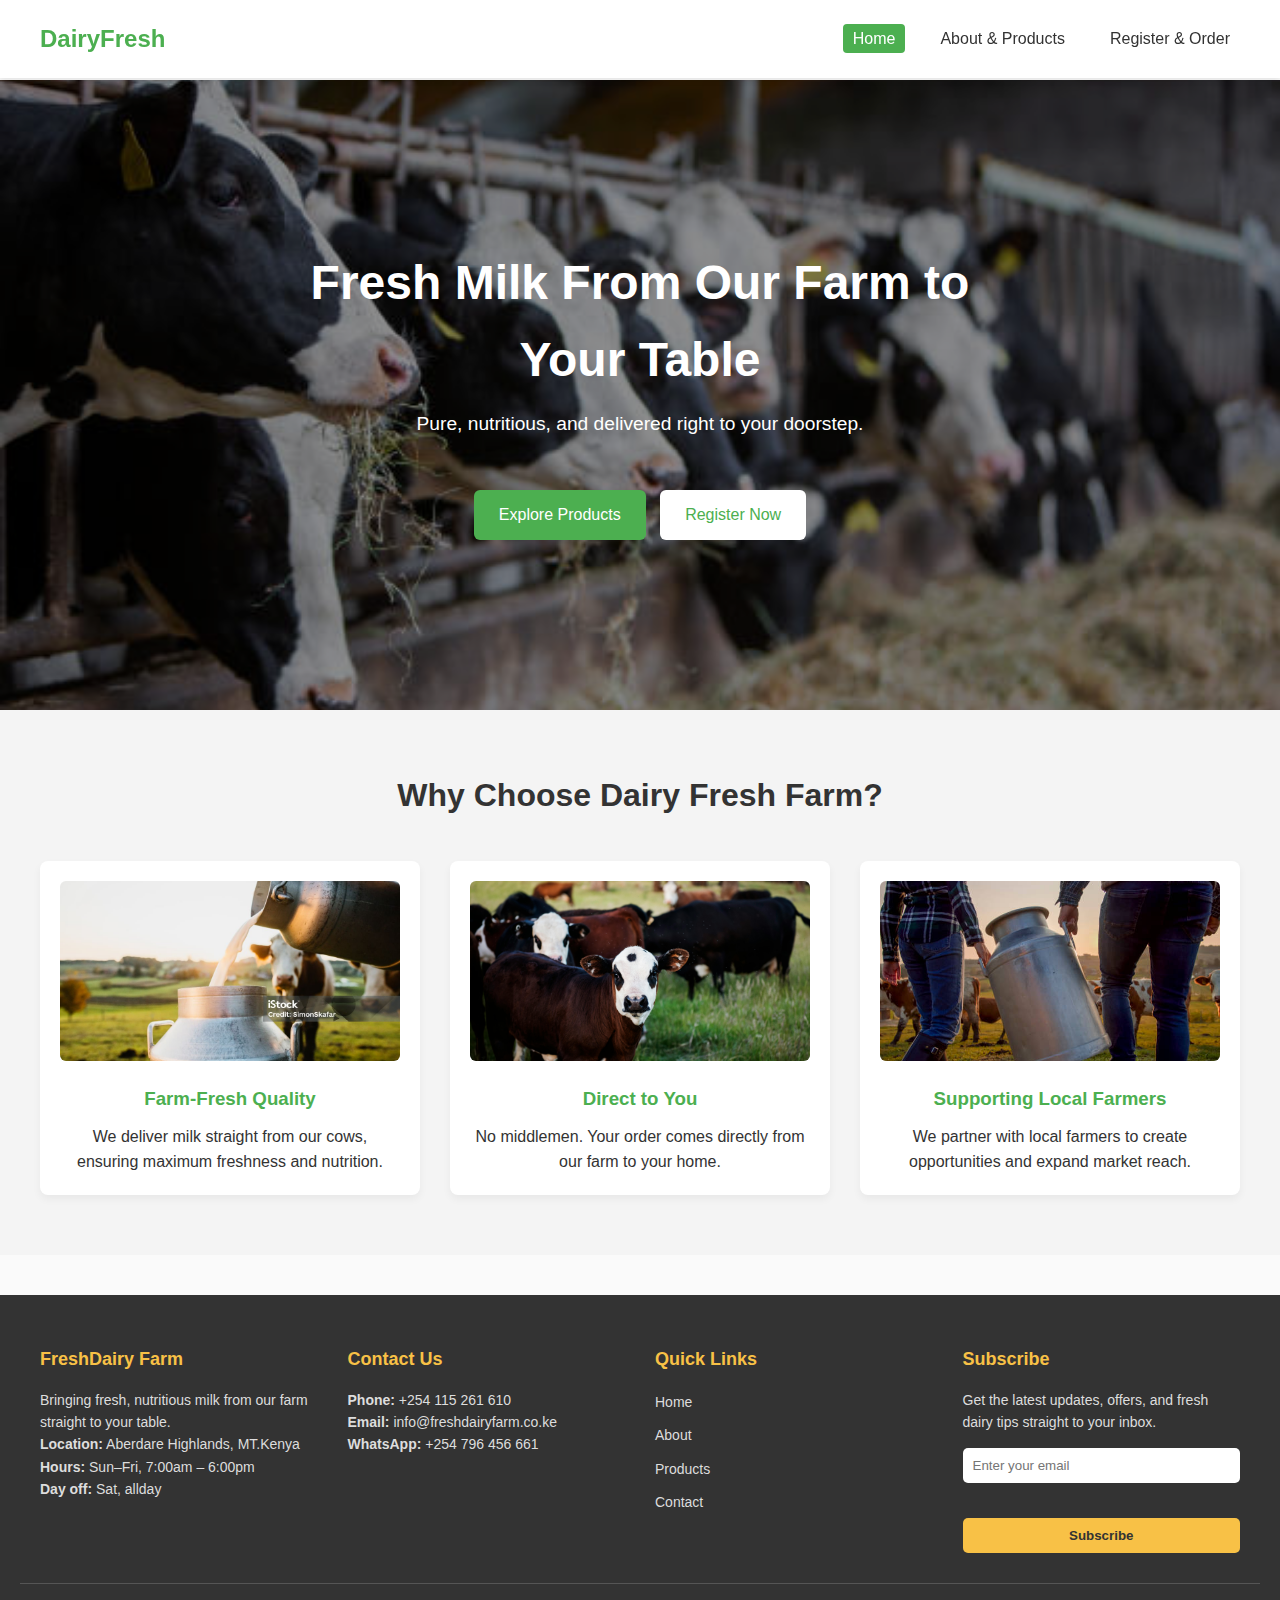
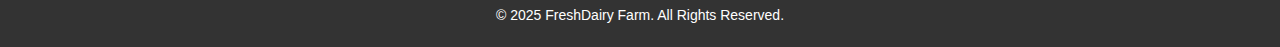
<file: index.html>
<!DOCTYPE html>
<html lang="en">
    <head>
        <meta charset="UTF-8">
        <meta name="viewport" content="width=device-width,initial-scale=1.0">
        <title>🏡Dairy Fresh Farm | Home</title>
        <link rel="stylesheet" href="css/style.css">    </head>
    <body>
          <!-- ===== NAVIGATION ===== -->
        <header>
          <nav class="navbar">
            <a href="index.html" class="logo">DairyFresh</a>
           <button class="nav-toggle" aria-label="open menu">&#9776;</button>
              <ul class="nav-links">
               <li><a href="index.html" class="active">Home</a></li>
               <li><a href="about_products.html">About & Products</a></li>
               <li><a href="register.html">Register & Order</a></li>
                </ul>
          </nav>
        </header>
   <!-- ===== HERO SECTION ===== -->
        <section class="hero">
            <div class="hero-content">
                <h1>Fresh Milk From Our Farm to Your Table</h1>
                <p>Pure, nutritious, and delivered right to your doorstep.</p>
            <div class="hero-buttons">
                <br><a href="about_products.html#products" class="btn primary">Explore Products</a>
                <a href="register.html#customer" class="btn secondary">Register Now</a>
            </div>
             </div>
         </section>

           <!-- ===== HIGHLIGHTS ===== -->
  <section class="highlights">
    <h2>Why Choose Dairy Fresh Farm?</h2>
    <div class="highlight-grid">
      <div class="highlight-card">
        <img src="images/milk.jpg" alt="Fresh Milk" width="1000" height="500">
        <h3>Farm-Fresh Quality</h3>
        <p>We deliver milk straight from our cows, ensuring maximum freshness and nutrition.</p>
      </div>
      <div class="highlight-card">
        <img src="images/dairycows.jpg" alt="Delivery">
        <h3>Direct to You</h3>
        <p>No middlemen. Your order comes directly from our farm to your home.</p>
      </div>
      <div class="highlight-card">
        <img src="images/farmers.jpg" alt="Farmers">
        <h3>Supporting Local Farmers</h3>
        <p>We partner with local farmers to create opportunities and expand market reach.</p>
      </div>
    </div>
  </section>



  <!-- ===== FOOTER ===== -->
<footer>
  <div class="footer-container">
    <!-- Company Info -->
    <div class="footer-section">
      <h3>FreshDairy Farm</h3>
      <p>Bringing fresh, nutritious milk from our farm straight to your table.</p>
      <p><strong>Location:</strong> Aberdare Highlands, MT.Kenya</p>
      <p><strong>Hours:</strong> Sun–Fri, 7:00am – 6:00pm</p>
      <p><strong>Day off:</strong> Sat, allday</p>
    </div>

    <!-- Contact -->
    <div class="footer-section">
      <h3>Contact Us</h3>
      <p><strong>Phone:</strong> +254 115 261 610</p>
      <p><strong>Email:</strong> info@freshdairyfarm.co.ke</p>
      <p><strong>WhatsApp:</strong> +254 796 456 661</p>
    </div>

    <!-- Quick Links -->
    <div class="footer-section">
      <h3>Quick Links</h3>
      <ul>
        <li><a href="index.html">Home</a></li>
        <li><a href="about.html">About</a></li>
        <li><a href="products.html">Products</a></li>
        <li><a href="contact.html">Contact</a></li>
      </ul>
    </div>

    <!-- Newsletter -->
    <div class="footer-section newsletter">
      <h3>Subscribe</h3>
      <p>Get the latest updates, offers, and fresh dairy tips straight to your inbox.</p>
      <form class="subscribe-form" action="#" method="POST">
        <input type="email" placeholder="Enter your email" required>
        <button type="submit">Subscribe</button>
      </form>
    </div>
  </div>

  <div class="footer-bottom">
    <p>&copy; 2025 FreshDairy Farm. All Rights Reserved.</p>
  </div>
</footer>


  <script src="js/main.js"></script>
</body>


</html>
</file>
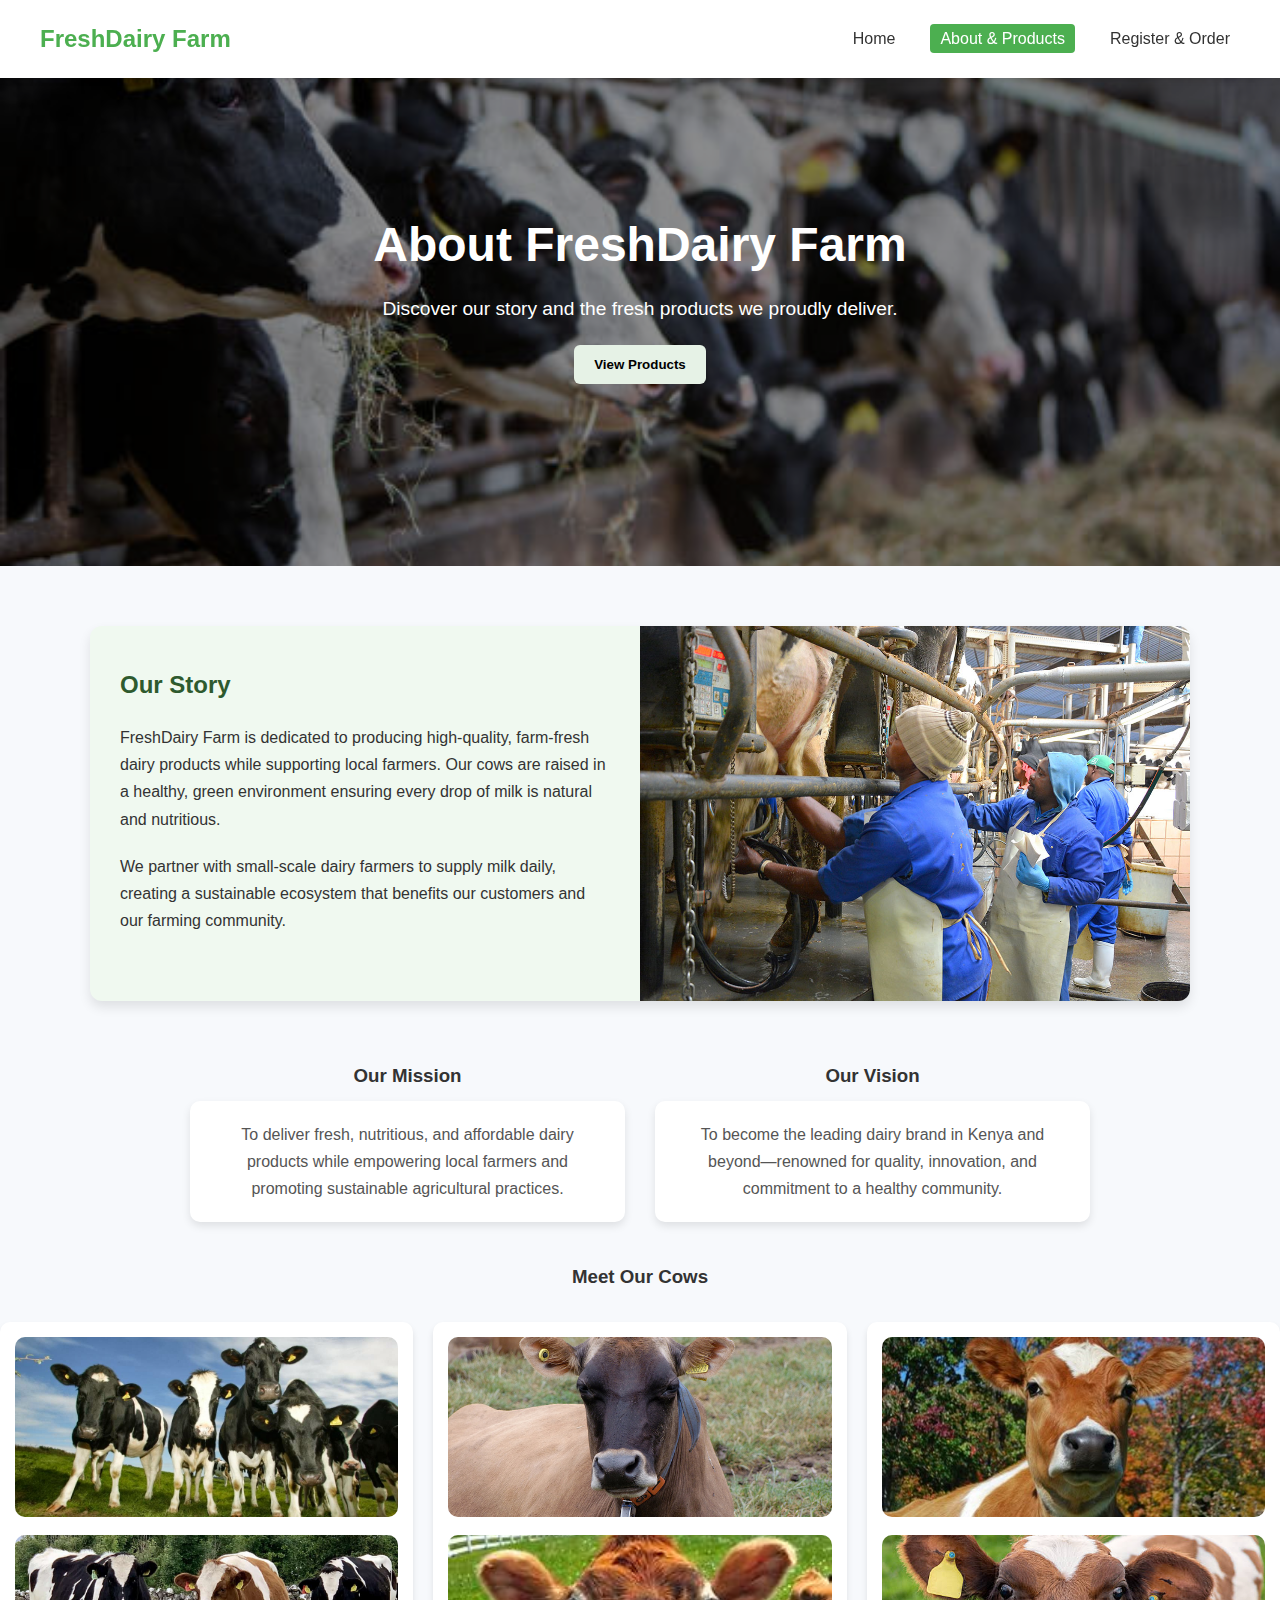
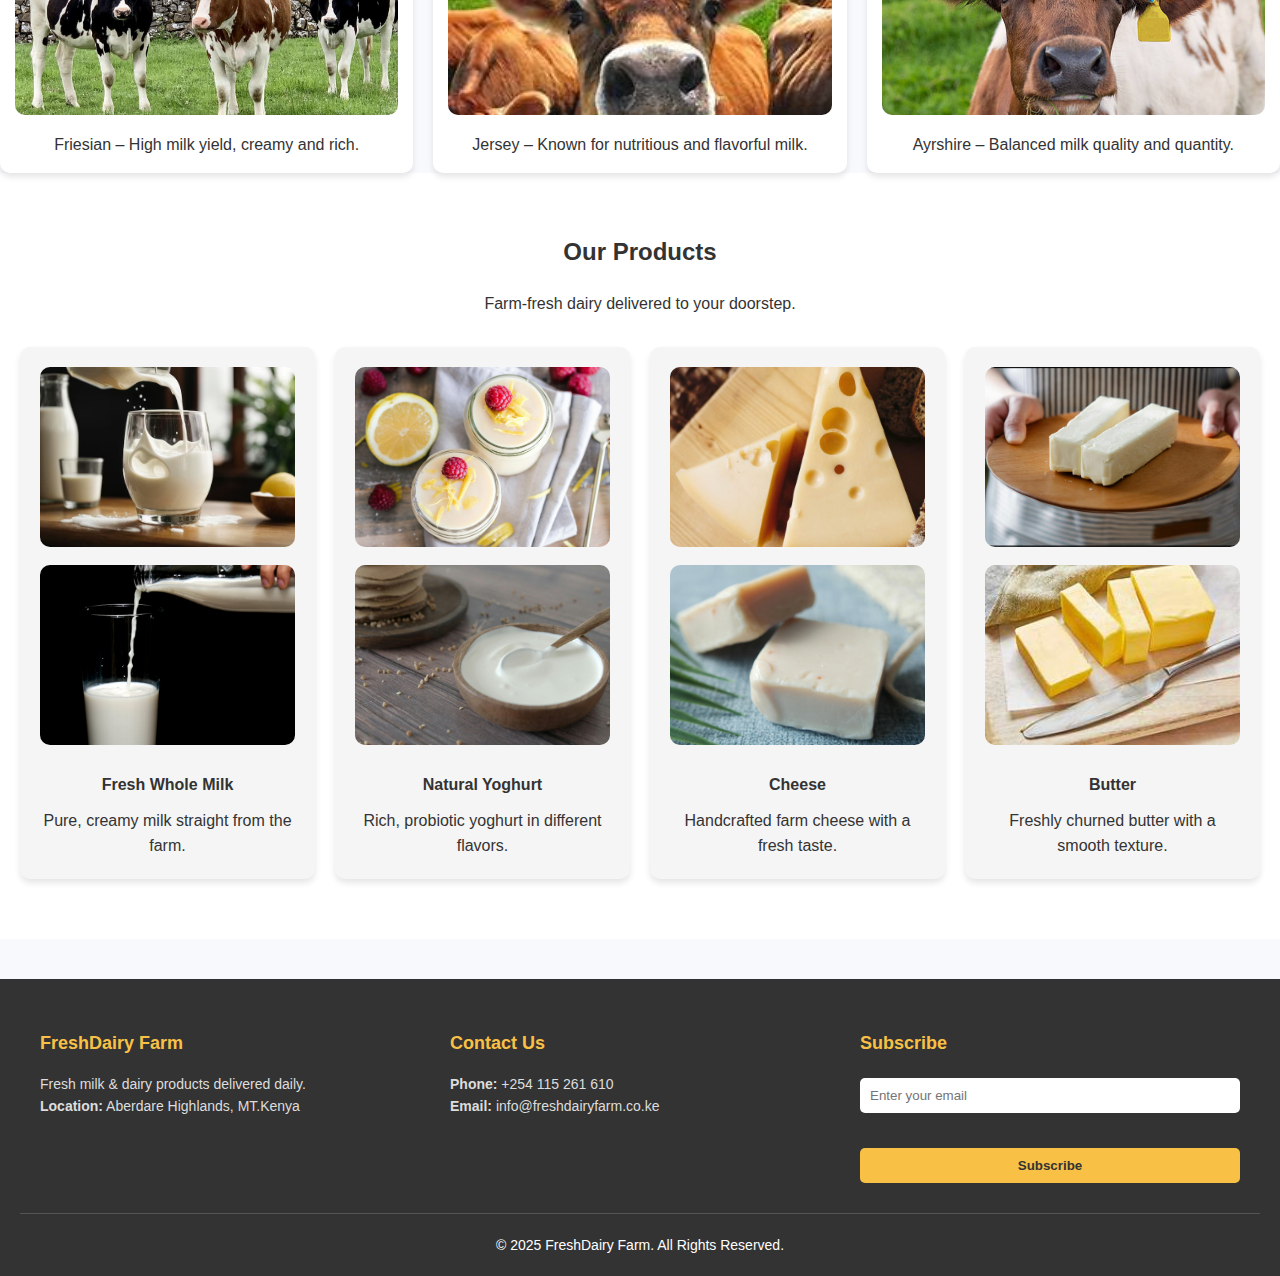
<file: about_products.html>
<!DOCTYPE html>
<html lang="en">
<head>
  <meta charset="UTF-8">
  <meta name="viewport" content="width=device-width, initial-scale=1.0">
  <title>About & Products – FreshDairy Farm</title>
  <link rel="stylesheet" href="css/style.css">
</head>
<br><body class="about-page">

  <!-- Navigation (reuse same navbar from index.html) -->
  <header>
    <nav class="navbar">
      <div class="logo"><a href="index.html">FreshDairy Farm</a></div>
      <button class="nav-toggle" aria-label="open menu">&#9776;</button>
              <ul class="nav-links">
               <li><a href="index.html" >Home</a></li>
               <li><a href="about_products.html" class="active">About & Products</a></li>
               <li><a href="register.html">Register & Order</a></li>
                </ul>
    </nav>
  </header>

  <!-- Hero Banner -->
  <section class="hero about-hero">
    <div class="hero-content">
      <h1>About FreshDairy Farm</h1>
      <p>Discover our story and the fresh products we proudly deliver.</p>
      <button class="btnp" ><a href="#products" class="btn">View Products</a></button>
    </div>
  </section>

  <!-- About Section -->
<section class="our-story">
  <div class="story-content">
    <h2>Our Story</h2>
    <p>
      FreshDairy Farm is dedicated to producing high-quality, farm-fresh dairy products
      while supporting local farmers. Our cows are raised in a healthy, green environment
      ensuring every drop of milk is natural and nutritious.
    </p>
    <p>
      We partner with small-scale dairy farmers to supply milk daily, creating a sustainable
      ecosystem that benefits our customers and our farming community.
    </p>
  </div>

  <div class="story-image">
    <img src="images/farmworkers.jpg" alt="FreshDairy Farm">
  </div>
</section>

       <!-- Mission & Vision -->
    <div class="mission-vision">
      <div class="mission">
        <h3>Our Mission</h3>
        <p>
          To deliver fresh, nutritious, and affordable dairy products while empowering
          local farmers and promoting sustainable agricultural practices.
        </p>
      </div>

      <div class="vision">
        <h3>Our Vision</h3>
        <p>
          To become the leading dairy brand in Kenya and beyond—renowned for quality,
          innovation, and commitment to a healthy community.
        </p>
      </div>
    </div>

      <h3><center>Meet Our Cows</center></h3>
      <div class="cow-gallery">
        <div class="cow-card">
          <img src="images/Fresian.jpg" alt="Friesian Cow">
          <img src="images/Fresians.jpg" alt="Friesian Cow">

          <p>Friesian – High milk yield, creamy and rich.</p>
        </div>
        <div class="cow-card">
          <img src="images/Jerseyscows.jpg" alt="Jersey Cow">
          <img src="images/Jerseycow.jpg" alt="Jersey Cow">
          <p>Jersey – Known for nutritious and flavorful milk.</p>
        </div>
        <div class="cow-card">
          <img src="images/Ayirshirecow.jpg" alt="Ayrshire Cow">
           <img src="images/Ayirshire.jpg" alt="Ayrshire Cow">
          <p>Ayrshire – Balanced milk quality and quantity.</p>
        </div>
      </div>
    </div>
  </section>

  <!-- Products Section -->
  <section id="products" class="products-section">
    <div class="container">
      <h2>Our Products</h2>
      <p><center>Farm-fresh dairy delivered to your doorstep.</center></p>

      <div class="product-gallery">
        <div class="product-card">
          <img src="images/products/glass.jpg" alt="Fresh Milk">
          <img src="images/products/milk.jpeg" alt="Fresh Milk">
          <h4>Fresh Whole Milk</h4>
          <p>Pure, creamy milk straight from the farm.</p>
        </div>
        <div class="product-card">
          <img src="images/products/yoghurt.jpg" alt="Yoghurt">
          <img src="images/products/yoghurt1.jpg" alt="Yoghurt">
          <h4>Natural Yoghurt</h4>
          <p>Rich, probiotic yoghurt in different flavors.</p>
        </div>
        <div class="product-card">
          <img src="images/products/cheese.jpg" alt="Cheese">
          <img src="images/products/cheese1.jpg" alt="Cheese">
          <h4>Cheese</h4>
          <p>Handcrafted farm cheese with a fresh taste.</p>
        </div>
        <div class="product-card">
          <img src="images/products/butter.jpg" alt="Butter">
          <img src="images/products/butter1.jpeg" alt="Butter">
          <h4>Butter</h4>
          <p>Freshly churned butter with a smooth texture.</p>
        </div>
      </div>
    </div>
  </section>

  <!-- Footer (same improved footer) -->
  <footer>
    <div class="footer-container">
      <div class="footer-section">
        <h3>FreshDairy Farm</h3>
        <p>Fresh milk & dairy products delivered daily.</p>
        <p><strong>Location:</strong> Aberdare Highlands, MT.Kenya</p>
      </div>
      <div class="footer-section">
        <h3>Contact Us</h3>
        <p><strong>Phone:</strong> +254 115 261 610</p>
        <p><strong>Email:</strong> info@freshdairyfarm.co.ke</p>
      </div>
      <div class="footer-section newsletter">
        <h3>Subscribe</h3>
        <form class="subscribe-form" action="#" method="POST">
          <input type="email" placeholder="Enter your email" required>
          <button type="submit">Subscribe</button>
        </form>
      </div>
    </div>
    <div class="footer-bottom">
      <p>&copy; 2025 FreshDairy Farm. All Rights Reserved.</p>
    </div>
  </footer>
  <script src="js/main.js"></script>
</body>
</html>
</file>
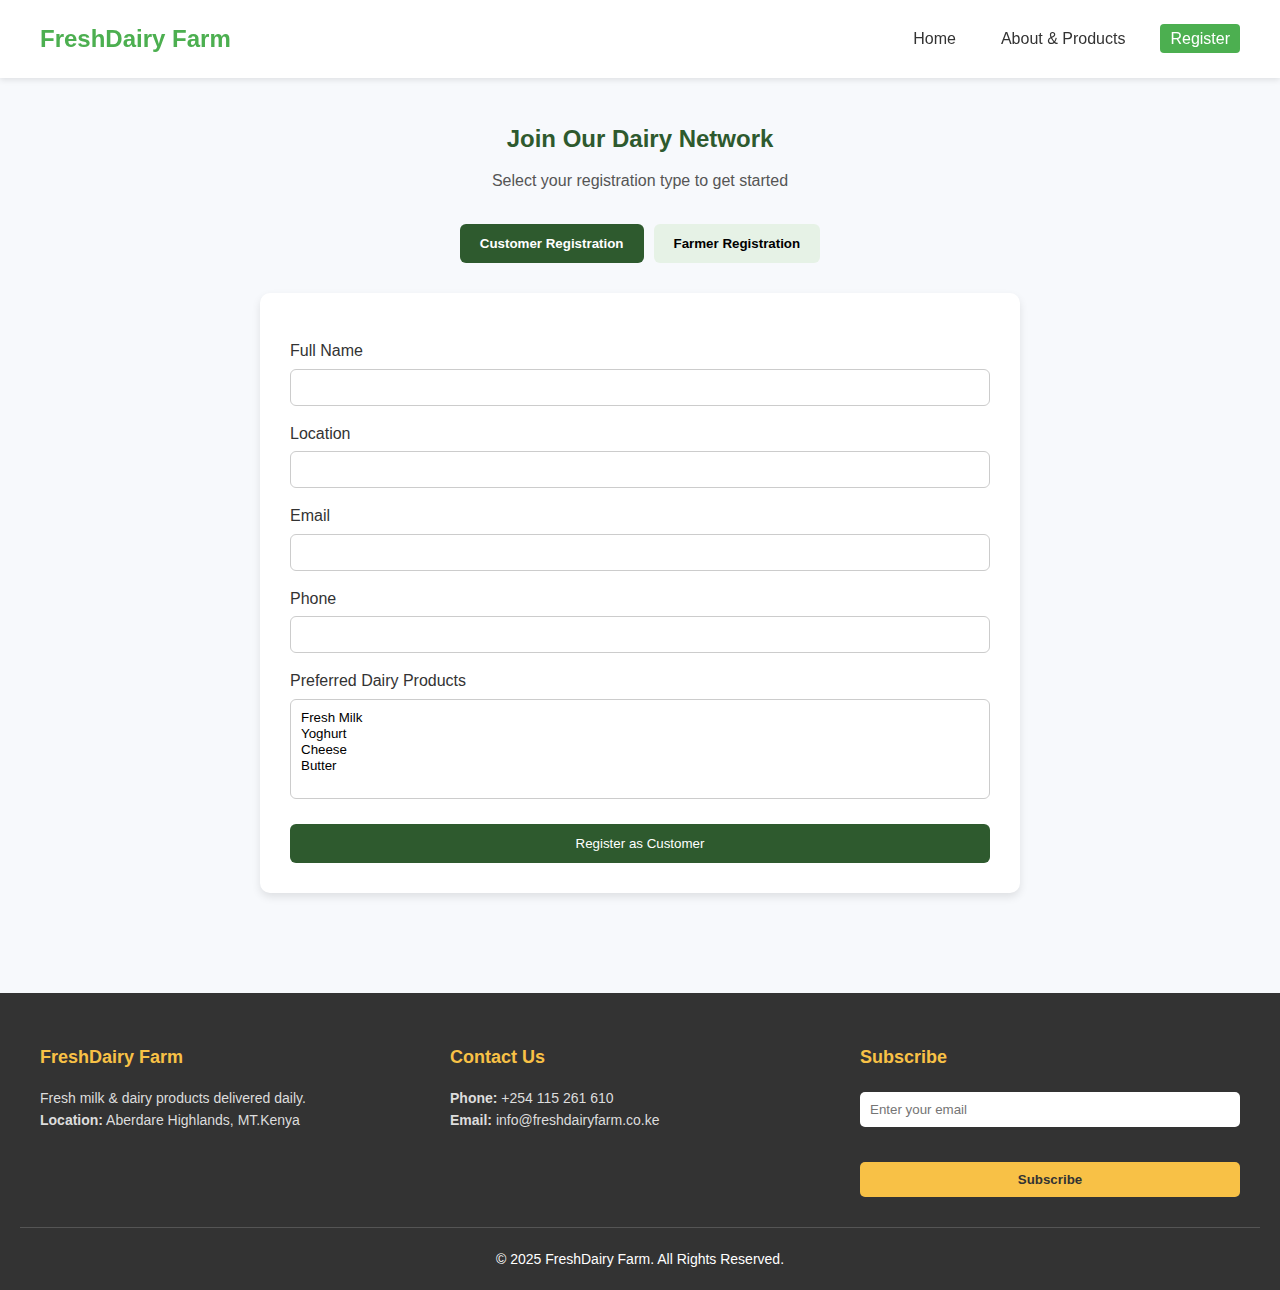
<file: register.html>
<!DOCTYPE html>
<html lang="en">
<head>
  <meta charset="UTF-8">
  <meta name="viewport" content="width=device-width, initial-scale=1.0">
  <title>Register – FreshDairy Farm</title>
  <link rel="stylesheet" href="css/style.css">
</head>
<body class="register-page">

  <!-- Navbar (same as other pages) -->
  <header>
    <nav class="navbar">
      <div class="logo"><a href="index.html">FreshDairy Farm</a></div>
      <ul class="nav-links">
        <li><a href="index.html">Home</a></li>
        <li><a href="about_products.html">About & Products</a></li>
        <li><a href="register.html" class="active">Register</a></li>
      </ul>
    </nav>
  </header>

  <!-- Registration Section -->
  <section class="register-section">
    <div class="container">
      <h2>Join Our Dairy Network</h2>
      <p>Select your registration type to get started</p>

      <!-- Tab Buttons -->
      <div class="tab-buttons">
        <button class="tab-btn active" onclick="openTab(event, 'customer-form')">Customer Registration</button>
        <button class="tab-btn" onclick="openTab(event, 'farmer-form')">Farmer Registration</button>
      </div>

      <!-- Customer Registration Form -->
      <div id="customer-form" class="tab-content active">
        <form>
          <label for="cname">Full Name</label>
          <input type="text" id="cname" name="cname" required>

          <label for="clocation">Location</label>
          <input type="text" id="clocation" name="clocation" required>

          <label for="cemail">Email</label>
          <input type="email" id="cemail" name="cemail" required>

          <label for="cphone">Phone</label>
          <input type="tel" id="cphone" name="cphone" required>

          <label for="cproduct">Preferred Dairy Products</label>
          <select id="cproduct" name="cproduct" multiple required>
            <option>Fresh Milk</option>
            <option>Yoghurt</option>
            <option>Cheese</option>
            <option>Butter</option>
          </select>

          <button type="submit" class="btn">Register as Customer</button>
        </form>
      </div>

      <!-- Farmer Registration Form -->
      <div id="farmer-form" class="tab-content">
        <form>
          <label for="fname">Full Name</label>
          <input type="text" id="fname" name="fname" required>

          <label for="flocation">Location</label>
          <input type="text" id="flocation" name="flocation" required>

          <label for="femail">Email</label>
          <input type="email" id="femail" name="femail" required>

          <label for="fphone">Phone</label>
          <input type="tel" id="fphone" name="fphone" required>

          <label for="fliters">Liters of Milk per Day/Week</label>
          <input type="text" id="fliters" name="fliters" placeholder="e.g. 20 liters/day" required>

          <label for="frate">Earning Rate per Liter (Ksh)</label>
          <input type="number" id="frate" name="frate" placeholder="e.g. 40" required>

          <button type="submit" class="btn">Register as Farmer</button>
        </form>
      </div>
    </div>
  </section>

  <!-- Footer -->
  <footer>
    <div class="footer-container">
      <div class="footer-section">
        <h3>FreshDairy Farm</h3>
        <p>Fresh milk & dairy products delivered daily.</p>
        <p><strong>Location:</strong> Aberdare Highlands, MT.Kenya</p>
      </div>
      <div class="footer-section">
        <h3>Contact Us</h3>
        <p><strong>Phone:</strong> +254 115 261 610</p>
        <p><strong>Email:</strong> info@freshdairyfarm.co.ke</p>
      </div>
      <div class="footer-section newsletter">
        <h3>Subscribe</h3>
        <form class="subscribe-form" action="#" method="POST">
          <input type="email" placeholder="Enter your email" required>
          <button type="submit">Subscribe</button>
        </form>
      </div>
    </div>
    <div class="footer-bottom">
      <p>&copy; 2025 FreshDairy Farm. All Rights Reserved.</p>
    </div>
  </footer>

  <script src="js/register.js"></script>
</body>
</html>
</file>
<file: css/style.css>
/* ===== GLOBAL STYLES ===== */
* {
  margin: 0;
  padding: 0;
  box-sizing: border-box;
}

body {
  font-family: 'Poppins', sans-serif;
  color: #333;
  background: #fafafa;
  line-height: 1.6;
}

a {
  text-decoration: none;
  color: inherit;
}

/* ===== NAVIGATION BAR ===== */
.navbar {
  width: 100%;
  padding: 20px 40px;
  background: #ffffff;
  display: flex;
  justify-content: space-between;
  align-items: center;
  position: fixed;      /* Stays on top when scrolling */
  top: 0;
  left: 0;
  z-index: 1000;
  box-shadow: 0 2px 6px rgba(0, 0, 0, 0.1);
}
.nav-toggle {
  display: none;
  font-size: 28px;
  background: none;
  border: none;
  color: #333;
  cursor: pointer;
}

@media (max-width: 768px) {
  .nav-links {
    display: none;
    flex-direction: column;
    background: #fff;
    width: 100%;
    text-align: center;
    padding: 20px 0;
  }
  .nav-links.show {
    display: flex;
  }
  .nav-toggle {
    display: block;
  }
}


.logo {
  font-weight: 600;
  font-size: 1.5rem;
  color: #4CAF50;
}

.nav-links {
  list-style: none;
  display: flex;
  gap: 25px;
}

.nav-links li a {
  font-weight: 500;
  padding: 6px 10px;
  border-radius: 4px;
  transition: background 0.3s ease;
}

.nav-links li a:hover,
.nav-links li a.active {
  background: #4CAF50;
  color: #ffffff;
}

/* ===== HERO SECTION ===== */
.hero {
  width: 100%;
  height: 70vh;
  background-size: cover;
  background-position: center;
  background-repeat: no-repeat;
  display: flex;
  justify-content: center;
  align-items: center;
  text-align: center;
  position: relative;
  margin-top: 80px;
  color: #ffffff;
  transition: background-image 1s ease-in-out; /* Smooth fade */
}

.hero::before {
  content: "";
  position: absolute;
  top: 0; left: 0;
  width: 100%; height: 100%;
  background: rgba(0, 0, 0, 0.45);
}


.hero-content {
  position: relative;
  z-index: 1;
  max-width: 800px;
  padding: 0 20px;
}

.hero h1 {
  font-size: 3rem;
  margin-bottom: 10px;
}

.hero p {
  font-size: 1.2rem;
  margin-bottom: 20px;
}

.hero-buttons .btn {
  display: inline-block;
  padding: 12px 25px;
  margin: 5px;
  border-radius: 6px;
  text-decoration: none;
  font-weight: 500;
  transition: 0.3s ease;
}

.hero-buttons .btn.primary {
  background: #4CAF50;
  color: #ffffff;
}

.hero-buttons .btn.secondary {
  background: #ffffff;
  color: #4CAF50;
}

.hero-buttons .btn:hover {
  opacity: 0.85;
}

/* ===== HIGHLIGHTS SECTION ===== */
.highlights {
  padding: 60px 40px;
  background: #f4f4f4;
  text-align: center;
}

.highlights h2 {
  font-size: 2rem;
  margin-bottom: 40px;
  color: #333;
}

.highlight-grid {
  display: grid;
  grid-template-columns: repeat(auto-fit, minmax(250px, 1fr));
  gap: 30px;
}

.highlight-card {
  background: #ffffff;
  padding: 20px;
  border-radius: 8px;
  box-shadow: 0 4px 8px rgba(0, 0, 0, 0.05);
}

.highlight-card img {
  width: 100%;
  height: 180px;
  object-fit: cover;
  border-radius: 6px;
  margin-bottom: 15px;
}

.highlight-card h3 {
  color: #4CAF50;
  margin-bottom: 10px;
}

/* ===== FOOTER ===== */
footer {
  background: #333;
  color: #fff;
  padding: 50px 20px 20px;
  margin-top: 40px;
}

.footer-container {
  display: grid;
  grid-template-columns: repeat(auto-fit, minmax(230px, 1fr));
  gap: 30px;
  max-width: 1200px;
  margin: auto;
}

.footer-section h3 {
  color: #f8c146;
  margin-bottom: 15px;
  font-size: 18px;
}

.footer-section p,
.footer-section a {
  color: #ddd;
  font-size: 14px;
  line-height: 1.6;
  text-decoration: none;
}

.footer-section a:hover {
  color: #f8c146;
}

.footer-section ul {
  list-style: none;
  padding: 0;
}

.footer-section ul li {
  margin-bottom: 8px;
}

.subscribe-form {
  display: flex;
  gap: 10px;
  margin-top: 10px;
}

.subscribe-form input[type="email"] {
  flex: 1;
  padding: 10px;
  border: none;
  border-radius: 5px;
  outline: none;
}

.subscribe-form button {
  background: #f8c146;
  color: #333;
  border: none;
  padding: 10px 15px;
  border-radius: 5px;
  cursor: pointer;
  font-weight: bold;
  transition: 0.3s ease;
}

.subscribe-form button:hover {
  background: #e6b63b;
}

.footer-bottom {
  text-align: center;
  padding-top: 20px;
  border-top: 1px solid #555;
  margin-top: 30px;
  font-size: 14px;
}

/* ===== RESPONSIVE DESIGN ===== */
/* --- Mobile Nav --- */
.nav-toggle {
  display: none;
  background: none;
  border: none;
  font-size: 2rem;
  cursor: pointer;
  color: #333;
}

@media (max-width: 768px) {
  .nav-toggle {
    display: block;
  }

  .nav-links {
    display: none;
    flex-direction: column;
    background: #fff;        /* or your preferred color */
    position: absolute;
    top: 60px;               /* height of navbar */
    right: 0;
    width: 200px;
    padding: 1rem;
    box-shadow: 0 4px 6px rgba(0,0,0,0.1);
  }

  .nav-links.show {
    display: flex;
  }
}
@media (max-width: 768px) {
  body, html {
    overflow-x: hidden;}
  
  .navbar {
    padding: 15px 20px;
  }
}
@media (max-width: 480px) {
  .hero h1 { font-size: 1.8rem; }
  .hero p  { font-size: 0.9rem; }
}

/* ====== About Page ====== */
/* ===== About Page Background ===== */
body.about-page {
  background: #f7f9fc;   /* light grayish-blue tone for distinction */
  /* OR you can use an image:
     background: url('../images/about-bg.jpg') center/cover no-repeat;
  */
}


.about-hero {
  background: url('../images/clearcow.jpg') center/cover no-repeat;
  height: 60vh;
  display: flex;
  position: relative;
  align-items: center;
  justify-content: center;
  text-align: center;
  margin-top: 0;
}
.btnp{
   background: #e6f2e6;
  border: none;
  padding: 12px 20px;
  border-radius: 6px;
  font-weight: bold;
  cursor: pointer;
  transition: 0.3s;

}
.btnp:hover{
  background: skyblue;
}

.about-section {
  padding: 60px 20px;
  background: #f9f9f9;
}

.about-section h2,
.products-section h2 {
  text-align: center;
  color: #333;
  margin-bottom: 20px;
}

.about-section p {
  max-width: 800px;
  margin: 0 auto 20px;
  color: #555;
  line-height: 1.7;
  text-align: center;
}

/* ===== Our Story Section ===== */
.our-story {
  display: grid;
  grid-template-columns: repeat(auto-fit, minmax(320px, 1fr));
  background: #f0f9f0;  /* soft green tint */
  border-radius: 12px;
  overflow: hidden;
  max-width: 1100px;
  margin: 60px auto;
  box-shadow: 0 6px 12px rgba(0,0,0,0.1);
}

.story-content {
  padding: 40px 30px;
}

.story-content h2 {
  color: #2e5a2e;
  margin-bottom: 20px;
}

.story-content p {
  color: #333;
  line-height: 1.7;
  margin-bottom: 20px;
  font-size: 16px;
}

.story-image img {
  width: 100%;
  height: 100%;
  object-fit: cover;
}


.mission-vision {
  display: grid;
  grid-template-columns: repeat(auto-fit, minmax(250px, 1fr));
  gap: 30px;
  margin: 40px auto;
  max-width: 900px;
}

.mission-vision h3 {
  color: #333;
  margin-bottom: 10px;
  text-align: center;
}

.mission-vision p {
  color: #555;
  background: #ffffff;
  padding: 20px;
  border-radius: 10px;
  box-shadow: 0 4px 8px rgba(0,0,0,0.1);
  text-align: center;
  line-height: 1.7;
}


.cow-gallery {
  display: grid;
  grid-template-columns: repeat(auto-fit, minmax(220px, 1fr));
  gap: 20px;
  margin-top: 30px;
}

.cow-card {
  background: #fff;
  padding: 15px;
  border-radius: 10px;
  text-align: center;
  box-shadow: 0 4px 6px rgba(0,0,0,0.1);
}

.cow-card img {
  width: 100%;
  height: 180px;
  object-fit: cover;
  border-radius: 10px;
  margin-bottom: 10px;
}

/* ====== Products ====== */
.products-section {
  padding: 60px 20px;
  background: #fff;
}

.product-gallery {
  display: grid;
  grid-template-columns: repeat(auto-fit, minmax(220px, 1fr));
  gap: 20px;
  margin-top: 30px;
}

.product-card {
  background: #f5f5f5;
  padding: 20px;
  border-radius: 10px;
  text-align: center;
  box-shadow: 0 4px 6px rgba(0,0,0,0.1);
}

.product-card img {
  width: 100%;
  height: 180px;
  object-fit: cover;
  border-radius: 10px;
  margin-bottom: 10px;
}

.product-card h4 {
  color: #333;
  margin: 10px 0;
}

/* ===== Registration Page ===== */


body.register-page {
  background: #f7f9fc;
}

.register-section {
  padding: 60px 20px;
  max-width: 800px;
  margin: auto;
}

.register-section h2 {
  padding-top: 60px;
  text-align: center;
  color: #2e5a2e;
  margin-bottom: 10px;
}

.register-section p {
  text-align: center;
  margin-bottom: 30px;
  color: #555;
}

.tab-buttons {
  display: flex;
  justify-content: center;
  margin-bottom: 30px;
  gap: 10px;
}

.tab-btn {
  background: #e6f2e6;
  border: none;
  padding: 12px 20px;
  border-radius: 6px;
  font-weight: bold;
  cursor: pointer;
  transition: 0.3s;
}

.tab-btn.active,
.tab-btn:hover {
  background: #2e5a2e;
  color: #fff;
}

.tab-content {
  display: none;
  background: #fff;
  padding: 30px;
  border-radius: 10px;
  box-shadow: 0 4px 8px rgba(0,0,0,0.1);
}

.tab-content.active {
  display: block;
}

form {
  display: flex;
  flex-direction: column;
}

form label {
  margin-top: 15px;
  color: #333;
}

form input,
form select {
  padding: 10px;
  border: 1px solid #ccc;
  border-radius: 6px;
  margin-top: 5px;
}

.checkbox-group {
  display: flex;
  flex-direction: column;
  gap: 8px;
  margin-top: 10px;
}

.checkbox-group label {
  font-size: 16px;
  cursor: pointer;
}


form select[multiple] {
  height: 100px;
}

form button {
  margin-top: 25px;
  background: #2e5a2e;
  color: #fff;
  border: none;
  padding: 12px;
  border-radius: 6px;
  cursor: pointer;
  transition: 0.3s;
}

form button:hover {
  background: #3f7a3f;
}
</file>
